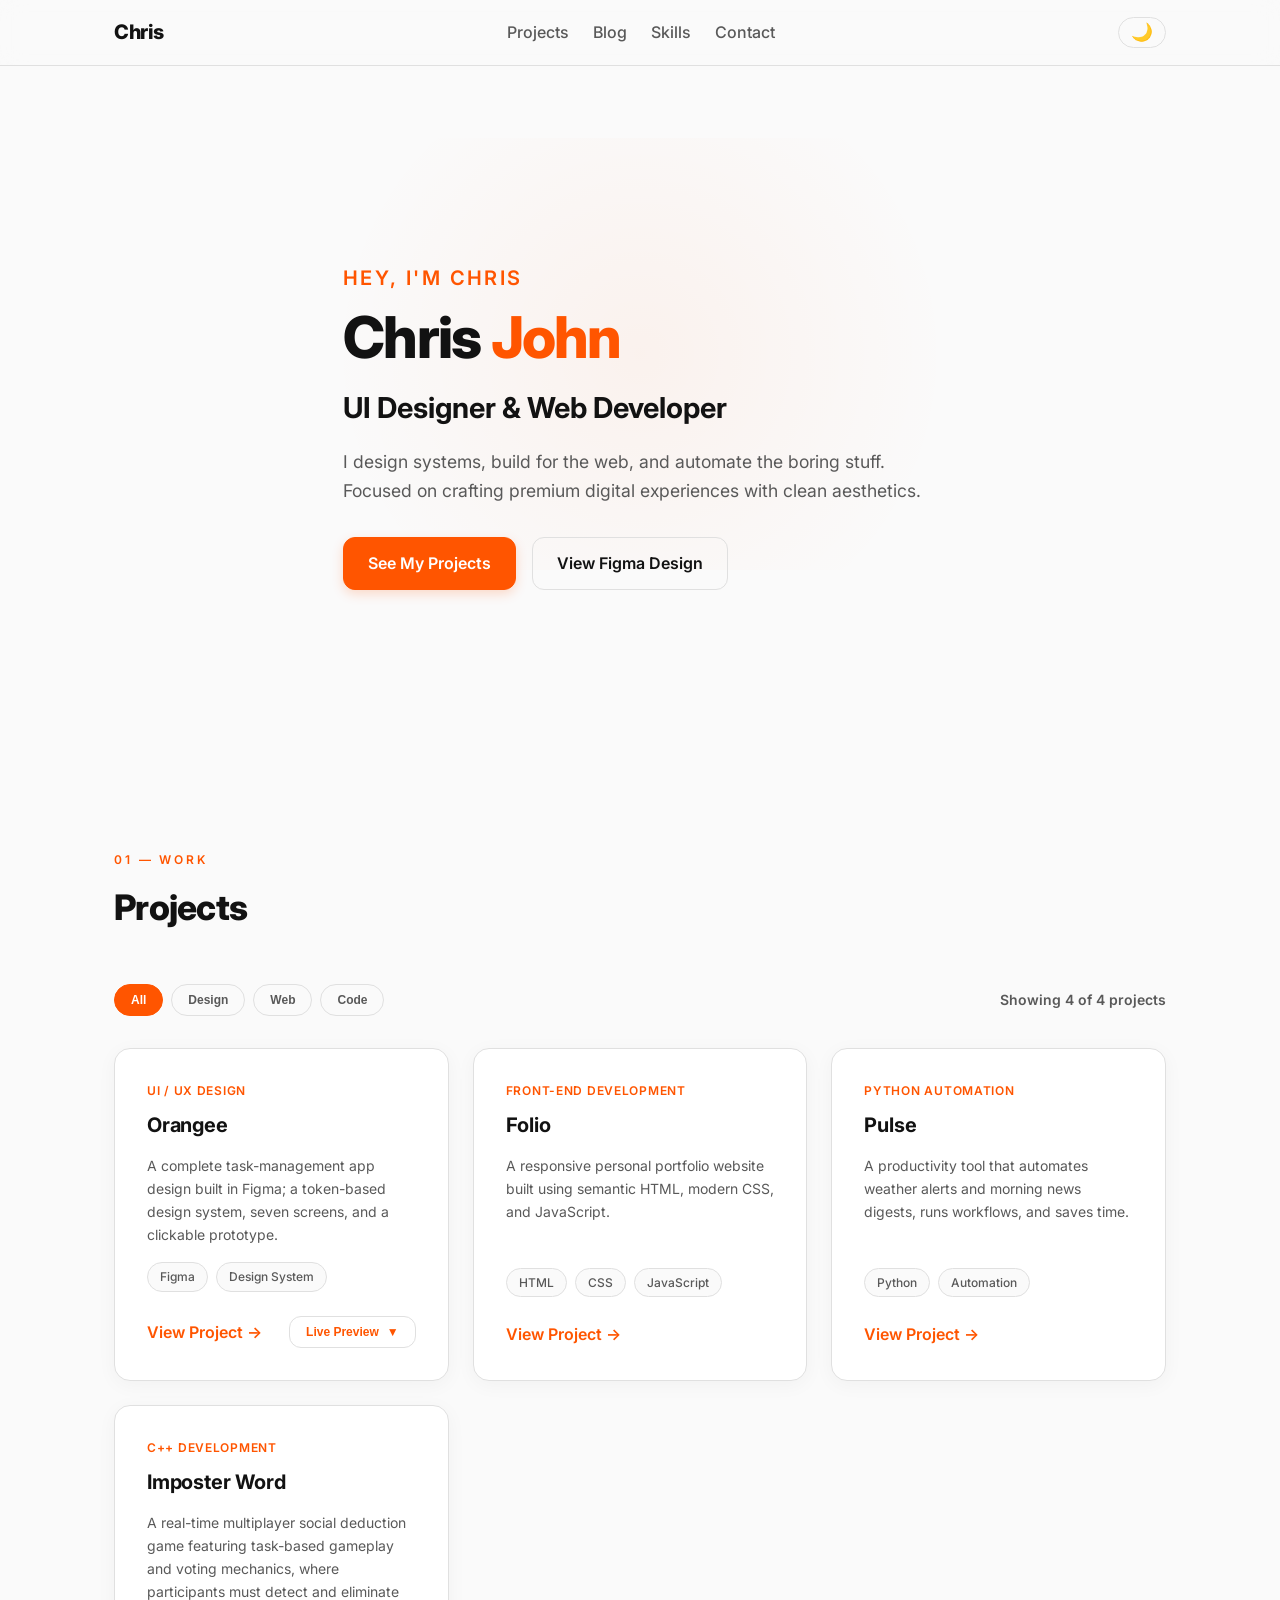
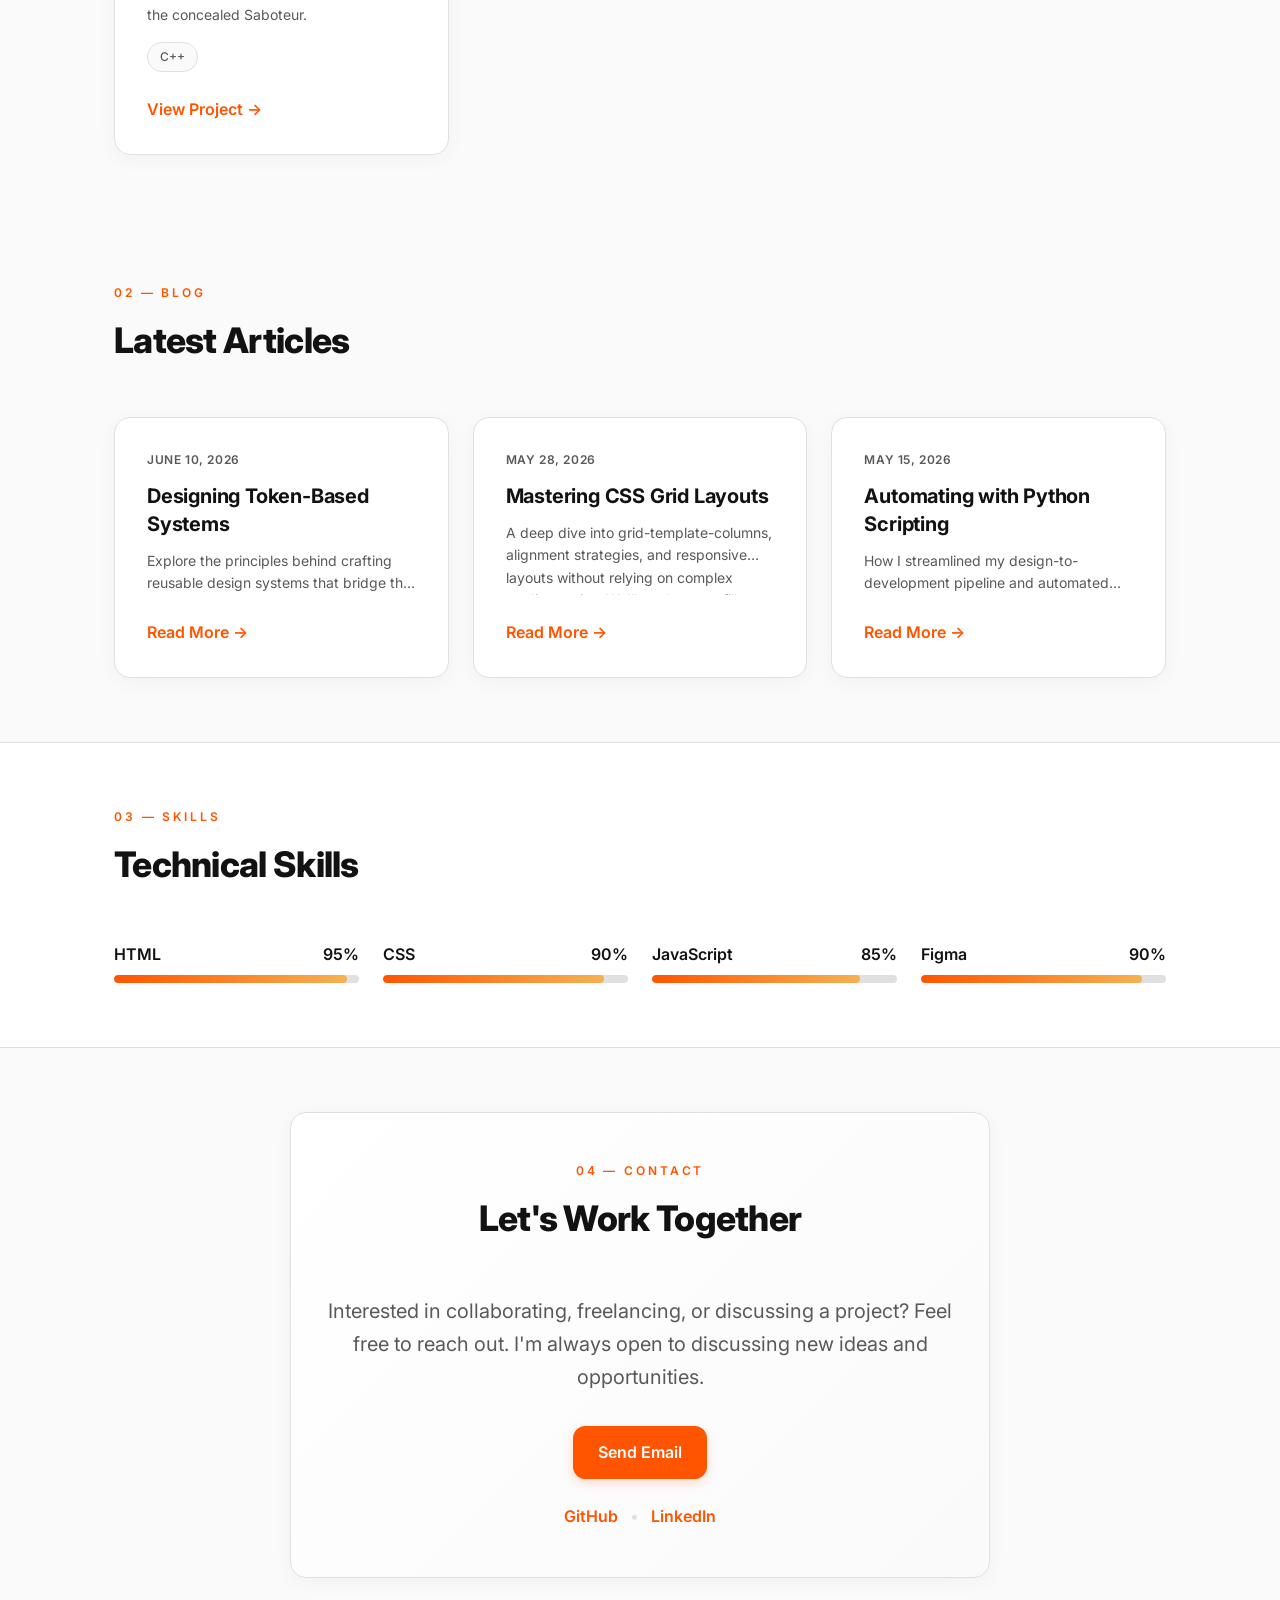
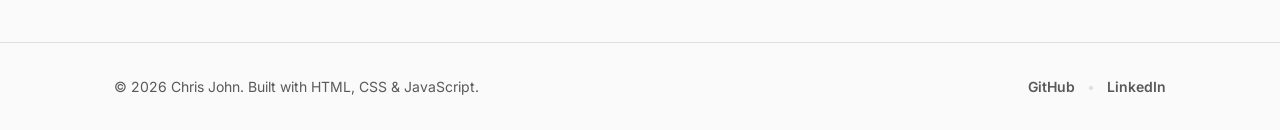
<file: index.html>
<!DOCTYPE html>
<html lang="en">

<head>
    <meta charset="UTF-8">
    <meta name="viewport" content="width=device-width, initial-scale=1.0">

    <title>Chris — UI Designer & Web Developer</title>

    <!-- Google Font -->
    <link rel="preconnect" href="https://fonts.googleapis.com">
    <link rel="preconnect" href="https://fonts.gstatic.com" crossorigin>

    <link href="https://fonts.googleapis.com/css2?family=Inter:wght@400;500;600;700;800&display=swap" rel="stylesheet">

    <link rel="stylesheet" href="style.css">
</head>

<body>

    <!-- Navigation -->
    <nav class="nav" aria-label="Main navigation">
        <div class="container nav-inner">

            <a href="#home" class="brand">Chris</a>

            <ul class="nav-links">
                <li><a href="#projects">Projects</a></li>
                <li><a href="#blog">Blog</a></li>
                <li><a href="#skills">Skills</a></li>
                <li><a href="#contact">Contact</a></li>
            </ul>

            <button class="theme-btn" id="theme-toggle" aria-label="Toggle dark mode">
                🌙
            </button>

        </div>
    </nav>

    <!-- Hero Section -->
    <header class="hero" id="home">
        <div class="container">

            <p class="hero-tag reveal">Hey, I'm Chris</p>

            <h1 class="hero-name reveal">
                Chris <span class="highlight">John</span>
            </h1>

            <p class="hero-role reveal">
                UI Designer &amp; Web Developer
            </p>

            <p class="hero-bio reveal">
                I design systems, build for the web, and automate the boring stuff. Focused on crafting premium digital
                experiences with clean aesthetics.
            </p>

            <div class="hero-ctas reveal">

                <a href="#projects" class="btn btn-primary">
                    See My Projects
                </a>

                <a href="https://www.figma.com/design/I1WTBcyktZVdtdxtyELhZk/Untitled?node-id=0-1&p=f&t=AexnbBCi64m1Wz5f-0"
                    target="_blank" rel="noopener" class="btn btn-secondary">
                    View Figma Design
                </a>

            </div>

        </div>
    </header>

    <main>

        <!-- Projects -->
        <section class="section" id="projects">
            <div class="container">

                <p class="section-label">01 — Work</p>

                <h2 class="section-title">
                    Projects
                </h2>

                <!-- Project Category Filters & Count -->
                <div class="projects-controls reveal">
                    <div class="filter-group">
                        <button class="filter-btn active" data-filter="all">All</button>
                        <button class="filter-btn" data-filter="design">Design</button>
                        <button class="filter-btn" data-filter="web">Web</button>
                        <button class="filter-btn" data-filter="code">Code</button>
                    </div>
                    <p class="projects-count">Showing <span id="visible-count">3</span> of <span
                            id="total-count">3</span> projects</p>
                </div>

                <div class="projects-grid">
                    <!-- PROJECTS_START -->

                    <!-- Project Card: Orangee -->
                    <article class="card reveal" data-category="design">

                        <span class="card-tag">
                            UI / UX Design
                        </span>

                        <h3 class="card-title">
                            Orangee
                        </h3>

                        <p class="card-desc">
                            A complete task-management app design built in Figma; a token-based design system, seven screens, and a clickable prototype.
                        </p>

                        <div class="card-meta">
                            <span class="chip">Figma</span>
                            <span class="chip">Design System</span>
                        </div>

                        <div class="card-actions">
                            <a href="https://www.figma.com/design/I1WTBcyktZVdtdxtyELhZk/Untitled?node-id=0-1&p=f&t=AexnbBCi64m1Wz5f-0" target="_blank" rel="noopener" class="card-link">
                                View Project <span class="arrow">→</span>
                            </a>
                            <button class="btn-preview-toggle" aria-expanded="false"
                                aria-label="Toggle Figma live preview">
                                Live Preview <span class="preview-icon">▼</span>
                            </button>
                        </div>

                        <!-- Live Preview Drawer -->
                        <div class="preview-drawer">
                            <div class="preview-iframe-wrapper">
                                <iframe class="figma-embed" src=""
                                    data-src="https://embed.figma.com/proto/I1WTBcyktZVdtdxtyELhZk/Untitled?node-id=5-559&p=f&scaling=min-zoom&content-scaling=fixed&page-id=4%3A513&starting-point-node-id=5%3A559&embed-host=share"
                                    allowfullscreen>
                                </iframe>
                            </div>
                        </div>

                    </article>

                    <!-- Project Card: Folio -->
                    <article class="card reveal" data-category="web">

                        <span class="card-tag">
                            Front-End Development
                        </span>

                        <h3 class="card-title">
                            Folio
                        </h3>

                        <p class="card-desc">
                            A responsive personal portfolio website built using semantic HTML, modern CSS, and JavaScript.
                        </p>

                        <div class="card-meta">
                            <span class="chip">HTML</span>
                            <span class="chip">CSS</span>
                            <span class="chip">JavaScript</span>
                        </div>

                        <div class="card-actions">
                            <a href="https://github.com/devcjj/FOLIO" target="_blank" rel="noopener" class="card-link">
                                View Project <span class="arrow">→</span>
                            </a>
                        </div>

                    </article>

                    <!-- Project Card: Pulse -->
                    <article class="card reveal" data-category="code">

                        <span class="card-tag">
                            Python Automation
                        </span>

                        <h3 class="card-title">
                            Pulse
                        </h3>

                        <p class="card-desc">
                            A productivity tool that automates weather alerts and morning news digests, runs workflows, and saves time.
                        </p>

                        <div class="card-meta">
                            <span class="chip">Python</span>
                            <span class="chip">Automation</span>
                        </div>

                        <div class="card-actions">
                            <a href="https://github.com/devcjj/FOLIO" target="_blank" rel="noopener" class="card-link">
                                View Project <span class="arrow">→</span>
                            </a>
                        </div>

                    </article>

                    <!-- Project Card: Imposter Word -->
                    <article class="card reveal" data-category="code">

                        <span class="card-tag">
                            C++ Development
                        </span>

                        <h3 class="card-title">
                            Imposter Word
                        </h3>

                        <p class="card-desc">
                            A real-time multiplayer social deduction game featuring task-based gameplay and voting mechanics, where participants must detect and eliminate the concealed Saboteur.
                        </p>

                        <div class="card-meta">
                            <span class="chip">C++</span>
                        </div>

                        <div class="card-actions">
                            <a href="https://github.com/devcjj/IMPOSTER-WORD" target="_blank" rel="noopener" class="card-link">
                                View Project <span class="arrow">→</span>
                            </a>
                        </div>

                    </article>
                    <!-- PROJECTS_END -->
                </div>

            </div>
        </section>

        <!-- Blog -->
        <section class="section" id="blog">
            <div class="container">

                <p class="section-label">02 — Blog</p>

                <h2 class="section-title">
                    Latest Articles
                </h2>

                <div class="blog-grid">

                    <!-- Blog Post 1 -->
                    <article class="blog-card reveal">

                        <span class="blog-date">
                            June 10, 2026
                        </span>

                        <h3 class="blog-title">
                            Designing Token-Based Systems
                        </h3>

                        <p class="blog-excerpt">
                            Explore the principles behind crafting reusable design systems that bridge the gap between
                            Figma foundations and production-ready CSS variables. By establishing clear token maps for
                            colors, spacing, and typography, teams can guarantee consistency, reduce layout errors, and
                            streamline designer-developer handoffs.
                        </p>

                        <a href="#" class="blog-link">
                            Read More <span class="arrow">→</span>
                        </a>

                    </article>

                    <!-- Blog Post 2 -->
                    <article class="blog-card reveal">

                        <span class="blog-date">
                            May 28, 2026
                        </span>

                        <h3 class="blog-title">
                            Mastering CSS Grid Layouts
                        </h3>

                        <p class="blog-excerpt">
                            A deep dive into grid-template-columns, alignment strategies, and responsive layouts without
                            relying on complex media queries. We'll explore autofill vs. fit behaviors, fractional
                            units, and grid-area patterns that make building complex multi-column responsive systems a
                            breeze.
                        </p>

                        <a href="#" class="blog-link">
                            Read More <span class="arrow">→</span>
                        </a>

                    </article>

                    <!-- Blog Post 3 -->
                    <article class="blog-card reveal">

                        <span class="blog-date">
                            May 15, 2026
                        </span>

                        <h3 class="blog-title">
                            Automating with Python Scripting
                        </h3>

                        <p class="blog-excerpt">
                            How I streamlined my design-to-development pipeline and automated assets generation using
                            custom command-line automation tools. From compiling JSON Figma tokens into CSS variables to
                            optimizing SVG vectors automatically, learn how script automation saves hours of manual
                            work.
                        </p>

                        <a href="#" class="blog-link">
                            Read More <span class="arrow">→</span>
                        </a>

                    </article>

                </div>

            </div>
        </section>

        <!-- Skills -->
        <section class="section section-alt" id="skills">
            <div class="container">

                <p class="section-label">03 — Skills</p>

                <h2 class="section-title">
                    Technical Skills
                </h2>

                <div class="skills-list">

                    <div class="skill-item reveal">
                        <div class="skill-head">
                            <span>HTML</span>
                            <span>95%</span>
                        </div>
                        <div class="skill-track">
                            <div class="skill-fill" style="width:95%"></div>
                        </div>
                    </div>

                    <div class="skill-item reveal">
                        <div class="skill-head">
                            <span>CSS</span>
                            <span>90%</span>
                        </div>
                        <div class="skill-track">
                            <div class="skill-fill" style="width:90%"></div>
                        </div>
                    </div>

                    <div class="skill-item reveal">
                        <div class="skill-head">
                            <span>JavaScript</span>
                            <span>85%</span>
                        </div>
                        <div class="skill-track">
                            <div class="skill-fill" style="width:85%"></div>
                        </div>
                    </div>

                    <div class="skill-item reveal">
                        <div class="skill-head">
                            <span>Figma</span>
                            <span>90%</span>
                        </div>
                        <div class="skill-track">
                            <div class="skill-fill" style="width:90%"></div>
                        </div>
                    </div>

                </div>

            </div>
        </section>

        <!-- Contact -->
        <section class="section" id="contact">
            <div class="container contact-container reveal">

                <p class="section-label">04 — Contact</p>

                <h2 class="section-title">
                    Let's Work Together
                </h2>

                <p class="contact-text">
                    Interested in collaborating, freelancing, or discussing a project?
                    Feel free to reach out. I'm always open to discussing new ideas and opportunities.
                </p>

                <div class="contact-cta">
                    <a href="mailto:chrisjohnjaimon@gmail.com" class="btn btn-primary contact-link">
                        Send Email
                    </a>
                </div>

                <div class="contact-socials">
                    <a href="https://github.com/devcjj-github" target="_blank" rel="noopener" class="social-link"
                        aria-label="GitHub">
                        GitHub
                    </a>
                    <span class="social-separator">•</span>
                    <a href="https://www.linkedin.com/in/chrisjohnjaimon-linkedin" target="_blank" rel="noopener"
                        class="social-link" aria-label="LinkedIn">
                        LinkedIn
                    </a>
                </div>

            </div>
        </section>

    </main>

    <!-- Footer -->
    <footer class="footer">
        <div class="container footer-inner">

            <p>
                © 2026 Chris John. Built with HTML, CSS & JavaScript.
            </p>

            <div class="footer-socials">
                <a href="https://github.com/devcjj-github" target="_blank" rel="noopener"
                    class="footer-social-link">GitHub</a>
                <span class="footer-social-separator">•</span>
                <a href="https://www.linkedin.com/in/chrisjohnjaimon-linkedin" target="_blank" rel="noopener"
                    class="footer-social-link">LinkedIn</a>
            </div>

        </div>
    </footer>

    <!-- Back to top button -->
    <button id="to-top" class="to-top" aria-label="Scroll back to top">
        ↑
    </button>

    <script src="script.js"></script>

</body>

</html>
</file>
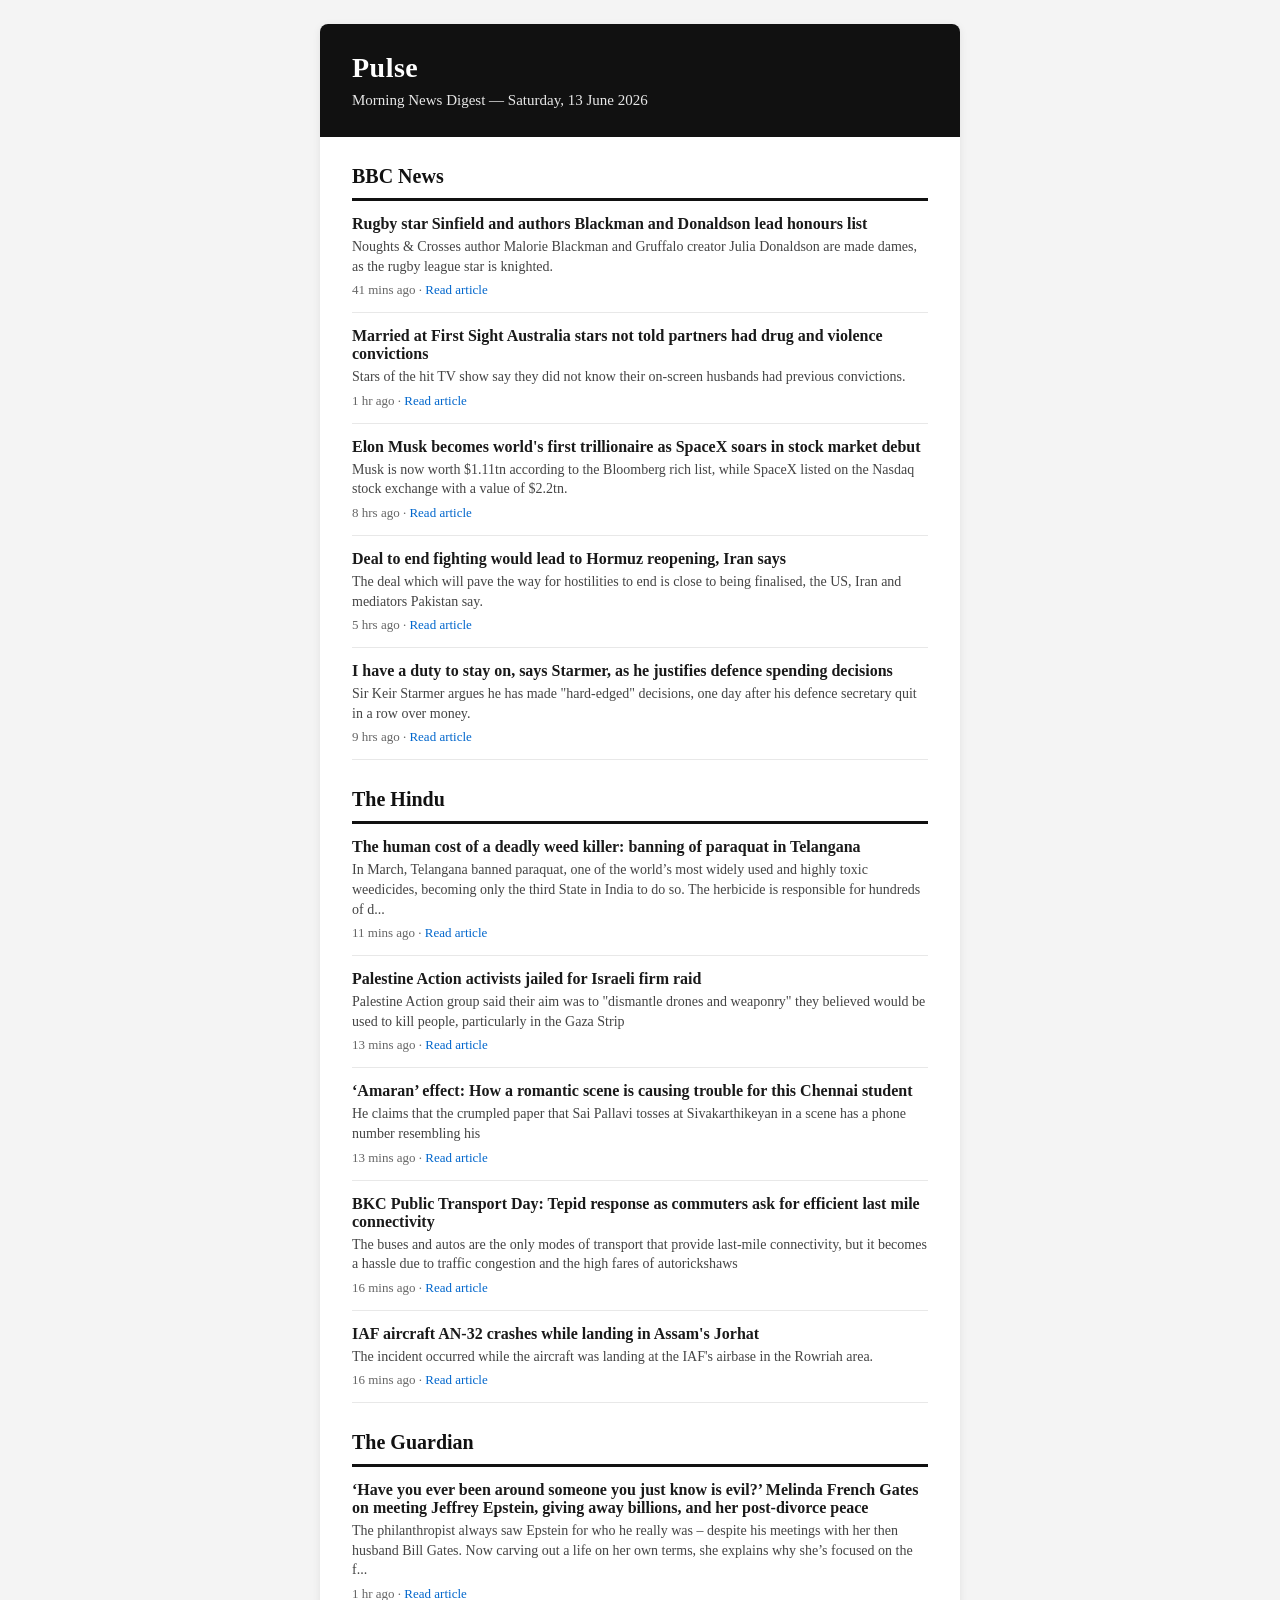
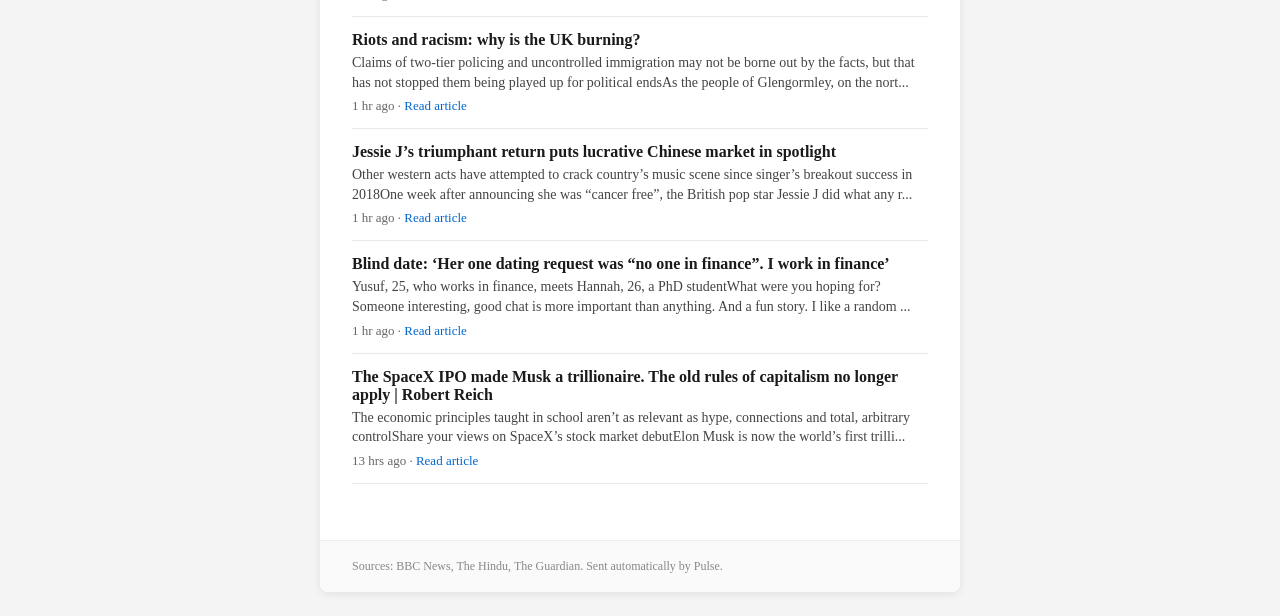
<file: news_digest.html>
<!DOCTYPE html>
<html>
<head>
  <meta charset="UTF-8">
  <title>Morning News Digest</title>
</head>
<body style="margin: 0; padding: 0; background: #f4f4f4; font-family: Georgia, 'Times New Roman', serif;">
  <table width="100%" cellpadding="0" cellspacing="0" style="background: #f4f4f4; padding: 24px 0;">
    <tr>
      <td align="center">
        <table width="640" cellpadding="0" cellspacing="0" style="background: #ffffff; border-radius: 8px; overflow: hidden; box-shadow: 0 2px 8px rgba(0,0,0,0.08);">
          <tr>
            <td style="background: #111; color: #fff; padding: 28px 32px;">
              <div style="font-size: 28px; font-weight: 700; letter-spacing: 0.5px;">Pulse</div>
              <div style="font-size: 15px; margin-top: 8px; opacity: 0.9;">Morning News Digest &mdash; Saturday, 13 June 2026</div>
            </td>
          </tr>
          <tr>
            <td style="padding: 28px 32px;">
              
            <table width="100%" cellpadding="0" cellspacing="0" style="margin-bottom: 28px;">
              <tr>
                <td style="font-size: 20px; font-weight: 700; color: #111; padding-bottom: 10px; border-bottom: 3px solid #111;">
                  BBC News
                </td>
              </tr>
              
                <tr>
                  <td style="padding: 14px 0; border-bottom: 1px solid #e8e8e8;">
                    <a href="https://www.bbc.com/news/articles/c4gyx4dnr21o?at_medium=RSS&at_campaign=rss" style="color: #1a1a1a; font-size: 16px; font-weight: 600; text-decoration: none;">
                      Rugby star Sinfield and authors Blackman and Donaldson lead honours list
                    </a>
                    <div style="margin-top: 4px; font-size: 14px; color: #444; line-height: 1.4;">Noughts & Crosses author Malorie Blackman and Gruffalo creator Julia Donaldson are made dames, as the rugby league star is knighted.</div>
                    <div style="margin-top: 6px; font-size: 13px; color: #666;">
                      41 mins ago &middot;
                      <a href="https://www.bbc.com/news/articles/c4gyx4dnr21o?at_medium=RSS&at_campaign=rss" style="color: #0066cc; text-decoration: none;">Read article</a>
                    </div>
                  </td>
                </tr>
            
                <tr>
                  <td style="padding: 14px 0; border-bottom: 1px solid #e8e8e8;">
                    <a href="https://www.bbc.com/news/articles/clypy0ndvjlo?at_medium=RSS&at_campaign=rss" style="color: #1a1a1a; font-size: 16px; font-weight: 600; text-decoration: none;">
                      Married at First Sight Australia stars not told partners had drug and violence convictions
                    </a>
                    <div style="margin-top: 4px; font-size: 14px; color: #444; line-height: 1.4;">Stars of the hit TV show say they did not know their on-screen husbands had previous convictions.</div>
                    <div style="margin-top: 6px; font-size: 13px; color: #666;">
                      1 hr ago &middot;
                      <a href="https://www.bbc.com/news/articles/clypy0ndvjlo?at_medium=RSS&at_campaign=rss" style="color: #0066cc; text-decoration: none;">Read article</a>
                    </div>
                  </td>
                </tr>
            
                <tr>
                  <td style="padding: 14px 0; border-bottom: 1px solid #e8e8e8;">
                    <a href="https://www.bbc.com/news/articles/c4gypy3wwl7o?at_medium=RSS&at_campaign=rss" style="color: #1a1a1a; font-size: 16px; font-weight: 600; text-decoration: none;">
                      Elon Musk becomes world's first trillionaire as SpaceX soars in stock market debut
                    </a>
                    <div style="margin-top: 4px; font-size: 14px; color: #444; line-height: 1.4;">Musk is now worth $1.11tn according to the Bloomberg rich list, while SpaceX listed on the Nasdaq stock exchange with a value of $2.2tn.</div>
                    <div style="margin-top: 6px; font-size: 13px; color: #666;">
                      8 hrs ago &middot;
                      <a href="https://www.bbc.com/news/articles/c4gypy3wwl7o?at_medium=RSS&at_campaign=rss" style="color: #0066cc; text-decoration: none;">Read article</a>
                    </div>
                  </td>
                </tr>
            
                <tr>
                  <td style="padding: 14px 0; border-bottom: 1px solid #e8e8e8;">
                    <a href="https://www.bbc.com/news/articles/c39y02x98k8o?at_medium=RSS&at_campaign=rss" style="color: #1a1a1a; font-size: 16px; font-weight: 600; text-decoration: none;">
                      Deal to end fighting would lead to Hormuz reopening, Iran says
                    </a>
                    <div style="margin-top: 4px; font-size: 14px; color: #444; line-height: 1.4;">The deal which will pave the way for hostilities to end is close to being finalised, the US, Iran and mediators Pakistan say.</div>
                    <div style="margin-top: 6px; font-size: 13px; color: #666;">
                      5 hrs ago &middot;
                      <a href="https://www.bbc.com/news/articles/c39y02x98k8o?at_medium=RSS&at_campaign=rss" style="color: #0066cc; text-decoration: none;">Read article</a>
                    </div>
                  </td>
                </tr>
            
                <tr>
                  <td style="padding: 14px 0; border-bottom: 1px solid #e8e8e8;">
                    <a href="https://www.bbc.com/news/articles/c621wr1zg97o?at_medium=RSS&at_campaign=rss" style="color: #1a1a1a; font-size: 16px; font-weight: 600; text-decoration: none;">
                      I have a duty to stay on, says Starmer, as he justifies defence spending decisions
                    </a>
                    <div style="margin-top: 4px; font-size: 14px; color: #444; line-height: 1.4;">Sir Keir Starmer argues he has made "hard-edged" decisions, one day after his defence secretary quit in a row over money.</div>
                    <div style="margin-top: 6px; font-size: 13px; color: #666;">
                      9 hrs ago &middot;
                      <a href="https://www.bbc.com/news/articles/c621wr1zg97o?at_medium=RSS&at_campaign=rss" style="color: #0066cc; text-decoration: none;">Read article</a>
                    </div>
                  </td>
                </tr>
            
            </table>
        
            <table width="100%" cellpadding="0" cellspacing="0" style="margin-bottom: 28px;">
              <tr>
                <td style="font-size: 20px; font-weight: 700; color: #111; padding-bottom: 10px; border-bottom: 3px solid #111;">
                  The Hindu
                </td>
              </tr>
              
                <tr>
                  <td style="padding: 14px 0; border-bottom: 1px solid #e8e8e8;">
                    <a href="https://www.thehindu.com/news/national/telangana/the-human-cost-of-a-deadly-weed-killer-banning-of-paraqua-in-telangana/article71094620.ece" style="color: #1a1a1a; font-size: 16px; font-weight: 600; text-decoration: none;">
                      The human cost of a deadly weed killer: banning of  paraquat in Telangana
                    </a>
                    <div style="margin-top: 4px; font-size: 14px; color: #444; line-height: 1.4;">In March, Telangana banned paraquat, one of the world’s most widely used and highly toxic weedicides, becoming only the third State in India to do so. The herbicide is responsible for hundreds of d...</div>
                    <div style="margin-top: 6px; font-size: 13px; color: #666;">
                      11 mins ago &middot;
                      <a href="https://www.thehindu.com/news/national/telangana/the-human-cost-of-a-deadly-weed-killer-banning-of-paraqua-in-telangana/article71094620.ece" style="color: #0066cc; text-decoration: none;">Read article</a>
                    </div>
                  </td>
                </tr>
            
                <tr>
                  <td style="padding: 14px 0; border-bottom: 1px solid #e8e8e8;">
                    <a href="https://www.thehindu.com/news/international/palestine-action-activists-jailed-for-israeli-firm-raid/article71096712.ece" style="color: #1a1a1a; font-size: 16px; font-weight: 600; text-decoration: none;">
                      Palestine Action activists jailed for Israeli firm raid
                    </a>
                    <div style="margin-top: 4px; font-size: 14px; color: #444; line-height: 1.4;">Palestine Action group said their aim was to "dismantle drones and weaponry" they believed would be used to kill people, particularly in the Gaza Strip</div>
                    <div style="margin-top: 6px; font-size: 13px; color: #666;">
                      13 mins ago &middot;
                      <a href="https://www.thehindu.com/news/international/palestine-action-activists-jailed-for-israeli-firm-raid/article71096712.ece" style="color: #0066cc; text-decoration: none;">Read article</a>
                    </div>
                  </td>
                </tr>
            
                <tr>
                  <td style="padding: 14px 0; border-bottom: 1px solid #e8e8e8;">
                    <a href="https://www.thehindu.com/news/national/tamil-nadu/blockbuster-amaran-chennai-student-gets-bombarded-with-unknown-calls/article68837340.ece" style="color: #1a1a1a; font-size: 16px; font-weight: 600; text-decoration: none;">
                      ‘Amaran’ effect: How a romantic scene is causing trouble for this Chennai student
                    </a>
                    <div style="margin-top: 4px; font-size: 14px; color: #444; line-height: 1.4;">He claims that the crumpled paper that Sai Pallavi tosses at Sivakarthikeyan in a scene has a phone number resembling his</div>
                    <div style="margin-top: 6px; font-size: 13px; color: #666;">
                      13 mins ago &middot;
                      <a href="https://www.thehindu.com/news/national/tamil-nadu/blockbuster-amaran-chennai-student-gets-bombarded-with-unknown-calls/article68837340.ece" style="color: #0066cc; text-decoration: none;">Read article</a>
                    </div>
                  </td>
                </tr>
            
                <tr>
                  <td style="padding: 14px 0; border-bottom: 1px solid #e8e8e8;">
                    <a href="https://www.thehindu.com/news/cities/mumbai/bkc-public-transport-day-tepid-response-as-commuters-ask-for-efficient-last-mile-connectivity/article71094438.ece" style="color: #1a1a1a; font-size: 16px; font-weight: 600; text-decoration: none;">
                      BKC Public Transport Day: Tepid response as commuters ask for efficient last mile connectivity
                    </a>
                    <div style="margin-top: 4px; font-size: 14px; color: #444; line-height: 1.4;">The buses and autos are the only modes of transport that provide last-mile connectivity, but it becomes a hassle due to traffic congestion and the high fares of autorickshaws</div>
                    <div style="margin-top: 6px; font-size: 13px; color: #666;">
                      16 mins ago &middot;
                      <a href="https://www.thehindu.com/news/cities/mumbai/bkc-public-transport-day-tepid-response-as-commuters-ask-for-efficient-last-mile-connectivity/article71094438.ece" style="color: #0066cc; text-decoration: none;">Read article</a>
                    </div>
                  </td>
                </tr>
            
                <tr>
                  <td style="padding: 14px 0; border-bottom: 1px solid #e8e8e8;">
                    <a href="https://www.thehindu.com/news/national/assam/iaf-aircraft-an-32-crashes-while-landing-in-assams-jorhat/article71096781.ece" style="color: #1a1a1a; font-size: 16px; font-weight: 600; text-decoration: none;">
                      IAF aircraft AN-32 crashes while landing in Assam's Jorhat
                    </a>
                    <div style="margin-top: 4px; font-size: 14px; color: #444; line-height: 1.4;">The incident occurred while the aircraft was landing at the IAF's airbase in the Rowriah area.</div>
                    <div style="margin-top: 6px; font-size: 13px; color: #666;">
                      16 mins ago &middot;
                      <a href="https://www.thehindu.com/news/national/assam/iaf-aircraft-an-32-crashes-while-landing-in-assams-jorhat/article71096781.ece" style="color: #0066cc; text-decoration: none;">Read article</a>
                    </div>
                  </td>
                </tr>
            
            </table>
        
            <table width="100%" cellpadding="0" cellspacing="0" style="margin-bottom: 28px;">
              <tr>
                <td style="font-size: 20px; font-weight: 700; color: #111; padding-bottom: 10px; border-bottom: 3px solid #111;">
                  The Guardian
                </td>
              </tr>
              
                <tr>
                  <td style="padding: 14px 0; border-bottom: 1px solid #e8e8e8;">
                    <a href="https://www.theguardian.com/society/2026/jun/13/melinda-french-gates-interview-jeffrey-epstein-fighting-for-womens-health" style="color: #1a1a1a; font-size: 16px; font-weight: 600; text-decoration: none;">
                      ‘Have you ever been around someone you just know is evil?’ Melinda French Gates on meeting Jeffrey Epstein, giving away billions, and her post-divorce peace
                    </a>
                    <div style="margin-top: 4px; font-size: 14px; color: #444; line-height: 1.4;">The philanthropist always saw Epstein for who he really was – despite his meetings with her then husband Bill Gates. Now carving out a life on her own terms, she explains why she’s focused on the f...</div>
                    <div style="margin-top: 6px; font-size: 13px; color: #666;">
                      1 hr ago &middot;
                      <a href="https://www.theguardian.com/society/2026/jun/13/melinda-french-gates-interview-jeffrey-epstein-fighting-for-womens-health" style="color: #0066cc; text-decoration: none;">Read article</a>
                    </div>
                  </td>
                </tr>
            
                <tr>
                  <td style="padding: 14px 0; border-bottom: 1px solid #e8e8e8;">
                    <a href="https://www.theguardian.com/news/ng-interactive/2026/jun/13/belfast-southampton-riots-racism-why-is-the-uk-burning" style="color: #1a1a1a; font-size: 16px; font-weight: 600; text-decoration: none;">
                      Riots and racism: why is the UK burning?
                    </a>
                    <div style="margin-top: 4px; font-size: 14px; color: #444; line-height: 1.4;">Claims of two-tier policing and uncontrolled immigration may not be borne out by the facts, but that has not stopped them being played up for political endsAs the people of Glengormley, on the nort...</div>
                    <div style="margin-top: 6px; font-size: 13px; color: #666;">
                      1 hr ago &middot;
                      <a href="https://www.theguardian.com/news/ng-interactive/2026/jun/13/belfast-southampton-riots-racism-why-is-the-uk-burning" style="color: #0066cc; text-decoration: none;">Read article</a>
                    </div>
                  </td>
                </tr>
            
                <tr>
                  <td style="padding: 14px 0; border-bottom: 1px solid #e8e8e8;">
                    <a href="https://www.theguardian.com/world/2026/jun/13/jessie-j-lucrative-chinese-market-westlife-charli-xcx" style="color: #1a1a1a; font-size: 16px; font-weight: 600; text-decoration: none;">
                      Jessie J’s triumphant return puts lucrative Chinese market in spotlight
                    </a>
                    <div style="margin-top: 4px; font-size: 14px; color: #444; line-height: 1.4;">Other western acts have attempted to crack country’s music scene since singer’s breakout success in 2018One week after announcing she was “cancer free”, the British pop star Jessie J did what any r...</div>
                    <div style="margin-top: 6px; font-size: 13px; color: #666;">
                      1 hr ago &middot;
                      <a href="https://www.theguardian.com/world/2026/jun/13/jessie-j-lucrative-chinese-market-westlife-charli-xcx" style="color: #0066cc; text-decoration: none;">Read article</a>
                    </div>
                  </td>
                </tr>
            
                <tr>
                  <td style="padding: 14px 0; border-bottom: 1px solid #e8e8e8;">
                    <a href="https://www.theguardian.com/lifeandstyle/2026/jun/13/blind-date-yusuf-hannah" style="color: #1a1a1a; font-size: 16px; font-weight: 600; text-decoration: none;">
                      Blind date: ‘Her one dating request was “no one in finance”. I work in finance’
                    </a>
                    <div style="margin-top: 4px; font-size: 14px; color: #444; line-height: 1.4;">Yusuf, 25, who works in finance, meets Hannah, 26, a PhD studentWhat were you hoping for? Someone interesting, good chat is more important than anything. And&nbsp;a&nbsp;fun story. I like a random ...</div>
                    <div style="margin-top: 6px; font-size: 13px; color: #666;">
                      1 hr ago &middot;
                      <a href="https://www.theguardian.com/lifeandstyle/2026/jun/13/blind-date-yusuf-hannah" style="color: #0066cc; text-decoration: none;">Read article</a>
                    </div>
                  </td>
                </tr>
            
                <tr>
                  <td style="padding: 14px 0; border-bottom: 1px solid #e8e8e8;">
                    <a href="https://www.theguardian.com/commentisfree/2026/jun/12/spacex-ipo-elon-musk-trillionaire" style="color: #1a1a1a; font-size: 16px; font-weight: 600; text-decoration: none;">
                      The SpaceX IPO made Musk a trillionaire. The old rules of capitalism no longer apply | Robert Reich
                    </a>
                    <div style="margin-top: 4px; font-size: 14px; color: #444; line-height: 1.4;">The economic principles taught in school aren’t as relevant as hype, connections and total, arbitrary controlShare your views on SpaceX’s stock market debutElon Musk is now the world’s first trilli...</div>
                    <div style="margin-top: 6px; font-size: 13px; color: #666;">
                      13 hrs ago &middot;
                      <a href="https://www.theguardian.com/commentisfree/2026/jun/12/spacex-ipo-elon-musk-trillionaire" style="color: #0066cc; text-decoration: none;">Read article</a>
                    </div>
                  </td>
                </tr>
            
            </table>
        
            </td>
          </tr>
          <tr>
            <td style="padding: 18px 32px; background: #fafafa; font-size: 12px; color: #888; border-top: 1px solid #eee;">
              Sources: BBC News, The Hindu, The Guardian. Sent automatically by Pulse.
            </td>
          </tr>
        </table>
      </td>
    </tr>
  </table>
</body>
</html>
</file>
<file: style.css>
/* ==========================================================================
   PART 3: CSS FOUNDATIONS — TOKENS & RESET
   ========================================================================== */

:root {
    /* Colours — same hex codes as your Figma Foundations */
    --primary: #FF5500;
    --ink: #121212;
    --ink-muted: #595959;
    --surface: #FAFAFA;
    --card: #FFFFFF;
    --border: #E0E0E0;
    --pri-high: #FF5500; --pri-med: #FF8A33; --pri-low: #F4B251;

    /* Type scale — matches your S01 text styles */
    --display: clamp(2.2rem, 6vw, 3.6rem);
    --h1: 2.2rem; --h2: 1.8rem; --h3: 1.25rem; --body: 1rem;
    --cap: 0.875rem; --sm: 0.75rem;

    /* Spacing — 8-point grid in rem */
    --s4: 0.25rem; --s8: 0.5rem; --s12: 0.75rem; --s16: 1rem;
    --s24: 1.5rem; --s32: 2rem; --s48: 3rem; --s64: 4rem;

    /* Radius & shadow */
    --r-sm: 8px; --r-md: 12px; --r-lg: 16px; --r-pill: 999px;
    --shadow: 0 4px 20px rgba(18,18,18,0.04);
    --shadow-btn: rgba(255, 85, 0, 0.2);
    --shadow-btn-hover: rgba(255, 85, 0, 0.35);
}

/* 3.2 Dark mode — just redefine the colours */
body.dark {
    --primary: #FF8A33;
    --ink: #FAFAFA;
    --ink-muted: #E0E0E0;
    --surface: #121212;
    --card: #1E1E1E;
    --border: #2D2D2D;
    --shadow: 0 4px 20px rgba(0,0,0,0.4);
    --shadow-btn: rgba(255, 138, 51, 0.15);
    --shadow-btn-hover: rgba(255, 138, 51, 0.25);
}

/* 3.3 Reset and base styles */
*, *:before, *:after {
    box-sizing: border-box; margin: 0; padding: 0;
}

html { 
    scroll-behavior: smooth; 
}

body {
    font-family: 'Inter', system-ui, sans-serif;
    background-color: var(--surface); 
    color: var(--ink);
    line-height: 1.65;
    transition: background-color 0.3s ease, color 0.3s ease; /* smooth dark fade */
    overflow-x: hidden;
}

a { 
    color: inherit; 
    text-decoration: none; 
}

ul { 
    list-style: none; 
}

.container {
    max-width: 1100px; 
    margin: 0 auto; 
    padding: 0 var(--s24);
}

/* ==========================================================================
   PART 5: CSS COMPONENTS — NAV TO FOOTER
   ========================================================================== */

/* 5.1 Navigation */
nav {
    position: sticky; top: 0; z-index: 100; /* stays on top when scrolling */
    background-color: rgba(250, 250, 250, 0.85); 
    backdrop-filter: blur(12px);
    -webkit-backdrop-filter: blur(12px);
    border-bottom: 1px solid var(--border);
    transition: background-color 0.3s ease, border-color 0.3s ease;
}

body.dark nav {
    background-color: rgba(18, 18, 18, 0.85);
}

.nav-inner {
    display: flex; align-items: center; justify-content: space-between;
    padding: var(--s16) var(--s24);
}

.brand {
    font-weight: 800;
    font-size: var(--h3);
    color: var(--ink);
    letter-spacing: -0.02em;
}

.nav-links { 
    display: flex; align-items: center; gap: var(--s24); 
}

.nav-links a { 
    color: var(--ink-muted); font-weight: 500; 
    transition: color 0.2s ease;
}

.nav-links a:hover { 
    color: var(--primary); 
}

.theme-btn {
    background: none; border: 1px solid var(--border); border-radius: var(--r-pill);
    padding: var(--s4) var(--s12); cursor: pointer;
    font-size: 1.1rem;
    transition: background-color 0.2s ease, border-color 0.2s ease, transform 0.2s ease;
    display: flex;
    align-items: center;
    justify-content: center;
}

.theme-btn:hover {
    background-color: var(--border);
    transform: scale(1.05);
}

/* 5.2 Hero and buttons */
.hero {
    padding: var(--s64) 0; min-height: 80vh; display: flex; align-items: center;
    position: relative;
}

/* Add a premium soft radial gradient to background */
.hero::before {
    content: '';
    position: absolute;
    top: 10%;
    left: 20%;
    width: 60%;
    height: 60%;
    background: radial-gradient(circle, rgba(255, 85, 0, 0.05) 0%, rgba(250, 250, 250, 0) 70%);
    z-index: -1;
    pointer-events: none;
}

body.dark .hero::before {
    background: radial-gradient(circle, rgba(255, 138, 51, 0.03) 0%, rgba(18, 18, 18, 0) 70%);
}

.hero-tag { 
    color: var(--primary); 
    font-size: var(--h3); 
    font-weight: 600;
    text-transform: uppercase;
    letter-spacing: 0.12em;
    margin-bottom: var(--s12);
}

.hero-name {
    font-size: var(--display); font-weight: 800; line-height: 1.05; margin: var(--s8) 0 var(--s16);
    letter-spacing: -0.03em;
}

.hero-role { 
    color: var(--ink); font-size: var(--h2); font-weight: 700;
    margin-bottom: var(--s16);
}

.highlight { 
    color: var(--primary); font-weight: 800; 
}

.hero-bio { 
    max-width: 54ch; color: var(--ink-muted); margin-bottom: var(--s32); 
    font-size: 1.1rem;
}

.hero-ctas { 
    display: flex; flex-wrap: wrap; gap: var(--s16); 
}

.btn {
    display: inline-block; padding: var(--s12) var(--s24); border-radius: var(--r-md);
    font-weight: 600; cursor: pointer; 
    transition: transform 0.2s cubic-bezier(0.16, 1, 0.3, 1), background-color 0.2s ease, border-color 0.2s ease, color 0.2s ease, box-shadow 0.2s ease;
}

.btn:hover { 
    transform: translateY(-2px); 
}

.btn-primary { 
    background-color: var(--primary); color: #FFFFFF; 
    border: 1px solid var(--primary);
    box-shadow: 0 4px 12px var(--shadow-btn);
}

.btn-primary:hover {
    box-shadow: 0 6px 16px var(--shadow-btn-hover);
}

.btn-secondary {
    background-color: transparent;
    border: 1px solid var(--border);
    color: var(--ink);
}

.btn-secondary:hover {
    background-color: var(--border);
}

/* 5.3 Sections, the projects grid, and cards */
.section { 
    padding: var(--s64) 0; 
}

.section-alt { 
    background-color: var(--card); 
    border-top: 1px solid var(--border);
    border-bottom: 1px solid var(--border);
}

.section-label { 
    color: var(--primary); font-size: var(--sm); letter-spacing: 0.18rem; text-transform: uppercase; 
    font-weight: 600;
    margin-bottom: var(--s8);
}

.section-title { 
    font-size: var(--h1); font-weight: 800; margin-bottom: var(--s48); 
    letter-spacing: -0.02em;
}

/* Project Controls (Filters & Count) */
.projects-controls {
    display: flex;
    justify-content: space-between;
    align-items: center;
    flex-wrap: wrap;
    gap: var(--s16);
    margin-bottom: var(--s32);
    width: 100%;
}

.filter-group {
    display: flex;
    flex-wrap: wrap;
    gap: var(--s8);
}

.filter-btn {
    background: none;
    border: 1px solid var(--border);
    color: var(--ink-muted);
    font-weight: 600;
    font-size: var(--sm);
    padding: var(--s8) var(--s16);
    border-radius: var(--r-pill);
    cursor: pointer;
    transition: background-color 0.2s ease, border-color 0.2s ease, color 0.2s ease, transform 0.15s ease;
}

.filter-btn:hover {
    color: var(--ink);
    border-color: var(--ink-muted);
}

.filter-btn.active {
    background-color: var(--primary);
    border-color: var(--primary);
    color: #FFFFFF;
}

.projects-count {
    font-size: var(--cap);
    color: var(--ink-muted);
    font-weight: 600;
}

.projects-grid {
    display: grid;
    grid-template-columns: repeat(auto-fit, minmax(300px, 1fr));
    gap: var(--s24);
    width: 100%;
}

.card {
    display: flex; flex-direction: column;
    background-color: var(--card); border: 1px solid var(--border);
    border-radius: var(--r-lg); padding: var(--s32); box-shadow: var(--shadow);
    transition: transform 0.3s cubic-bezier(0.16, 1, 0.3, 1), box-shadow 0.3s ease, border-color 0.3s ease, opacity 0.3s ease;
}

.card.fade-out {
    opacity: 0;
    transform: scale(0.92) translateY(12px);
    pointer-events: none;
}

.card.hide-card {
    display: none !important;
}

.card:hover { 
    transform: translateY(-6px); 
    box-shadow: 0 12px 32px rgba(26,26,26,0.08);
    border-color: var(--primary);
}

body.dark .card:hover {
    box-shadow: 0 12px 32px rgba(0,0,0,0.35);
}

.card-tag { 
    color: var(--primary); font-size: var(--sm); text-transform: uppercase; 
    font-weight: 600;
    letter-spacing: 0.06em;
}

.card-title { 
    font-size: var(--h3); font-weight: 700; margin: var(--s8) 0 var(--s12); 
    letter-spacing: -0.01em;
}

.card-desc { 
    flex: 1; color: var(--ink-muted); font-size: var(--cap); 
    margin-bottom: var(--s16);
}

.card-meta { 
    display: flex; flex-wrap: wrap; gap: var(--s8); margin: 0 0 var(--s24) 0; 
}

.chip { 
    font-size: var(--sm); padding: var(--s4) var(--s12); border-radius: var(--r-pill); border: 1px solid var(--border); 
    background-color: var(--surface);
    color: var(--ink-muted);
    font-weight: 500;
}

.card-link { 
    color: var(--primary); font-weight: 600; 
    display: inline-flex;
    align-items: center;
    gap: var(--s4);
}

.card-link .arrow {
    transition: transform 0.2s ease;
}

.card-link:hover .arrow {
    transform: translateX(4px);
}

/* Card Actions wrapper (links + toggles) */
.card-actions {
    display: flex;
    align-items: center;
    justify-content: space-between;
    margin-top: auto;
    gap: var(--s16);
    flex-wrap: wrap;
    width: 100%;
}

/* Figma Live Preview Drawer */
.btn-preview-toggle {
    background: none;
    border: 1px solid var(--border);
    color: var(--primary);
    font-weight: 600;
    font-size: var(--sm);
    padding: var(--s8) var(--s16);
    border-radius: var(--r-md);
    cursor: pointer;
    display: inline-flex;
    align-items: center;
    gap: var(--s8);
    transition: background-color 0.2s, border-color 0.2s, color 0.2s, transform 0.2s;
}

.btn-preview-toggle:hover {
    background-color: var(--border);
    transform: translateY(-1px);
}

.btn-preview-toggle .preview-icon {
    font-size: 0.75rem;
    transition: transform 0.3s ease;
}

.btn-preview-toggle.active .preview-icon {
    transform: rotate(180deg);
}

.preview-drawer {
    max-height: 0;
    overflow: hidden;
    opacity: 0;
    transition: max-height 0.5s cubic-bezier(0.16, 1, 0.3, 1), opacity 0.5s ease, margin-top 0.5s ease;
    margin-top: 0;
    width: 100%;
}

.preview-drawer.open {
    max-height: 600px;
    opacity: 1;
    margin-top: var(--s24);
}

.preview-iframe-wrapper {
    position: relative;
    width: 100%;
    aspect-ratio: 16/9;
    border-radius: var(--r-md);
    overflow: hidden;
    border: 1px solid var(--border);
    background-color: var(--surface);
}

.figma-embed {
    position: absolute;
    top: 0;
    left: 0;
    width: 100%;
    height: 100%;
    border: none;
}

/* 5.4 Skill Bar Component & Section Layout */
.skills-list {
    display: grid;
    grid-template-columns: repeat(auto-fit, minmax(240px, 1fr));
    gap: var(--s32) var(--s24);
}

.skill-item {
    display: flex;
    flex-direction: column;
    gap: var(--s8);
}

.skill-head {
    display: flex;
    justify-content: space-between;
    font-weight: 600;
    font-size: var(--body);
}

.skill-track { 
    height: 8px; background: var(--border); border-radius: var(--r-pill); overflow: hidden; 
}

.skill-fill { 
    height: 100%; 
    background: linear-gradient(90deg, var(--primary), var(--pri-low)); 
    border-radius: var(--r-pill); 
    transition: width 1.2s cubic-bezier(0.1, 0.8, 0.3, 1);
}

body.dark .skill-fill {
    background: linear-gradient(90deg, var(--primary), var(--pri-med));
}

/* 5.5 Blog Section Layout */
.blog-grid {
    display: grid;
    grid-template-columns: repeat(auto-fit, minmax(300px, 1fr));
    gap: var(--s24);
}

.blog-card {
    display: flex;
    flex-direction: column;
    background-color: var(--card);
    border: 1px solid var(--border);
    border-radius: var(--r-lg);
    padding: var(--s32);
    box-shadow: var(--shadow);
    transition: transform 0.3s cubic-bezier(0.16, 1, 0.3, 1), box-shadow 0.3s ease, border-color 0.3s ease;
}

.blog-card:hover {
    transform: translateY(-6px);
    box-shadow: 0 12px 32px rgba(26, 26, 26, 0.08);
    border-color: var(--primary);
}

body.dark .blog-card:hover {
    box-shadow: 0 12px 32px rgba(0, 0, 0, 0.35);
}

.blog-date {
    font-size: var(--sm);
    color: var(--ink-muted);
    margin-bottom: var(--s12);
    font-weight: 600;
    text-transform: uppercase;
    letter-spacing: 0.05em;
}

.blog-title {
    font-size: var(--h3);
    font-weight: 700;
    margin-bottom: var(--s12);
    line-height: 1.4;
    color: var(--ink);
    letter-spacing: -0.01em;
}

.blog-excerpt {
    color: var(--ink-muted);
    font-size: var(--cap);
    line-height: 1.6;
    margin-bottom: var(--s24);
    flex-grow: 1;
    
    /* Enforce exactly 2-line clamp */
    display: -webkit-box;
    -webkit-line-clamp: 2;
    -webkit-box-orient: vertical;
    overflow: hidden;
    text-overflow: ellipsis;
}

.blog-excerpt.expanded {
    display: block;
    -webkit-line-clamp: unset;
    overflow: visible;
    text-overflow: clip;
}

.blog-link {
    color: var(--primary);
    font-weight: 600;
    display: inline-flex;
    align-items: center;
    gap: var(--s4);
    margin-top: auto;
}

.blog-link .arrow {
    transition: transform 0.2s ease;
}

.blog-link:hover .arrow {
    transform: translateX(4px);
}

/* 5.6 Contact section layout */
.contact-container {
    text-align: center;
    max-width: 700px;
    margin: 0 auto;
    padding: var(--s48) var(--s24);
    border-radius: var(--r-lg);
    background: linear-gradient(135deg, var(--card) 0%, var(--surface) 100%);
    border: 1px solid var(--border);
    box-shadow: var(--shadow);
}

.contact-text {
    color: var(--ink-muted);
    margin: var(--s16) 0 var(--s32);
    font-size: var(--h3);
}

.contact-cta {
    display: flex;
    justify-content: center;
}

.contact-socials {
    display: flex;
    justify-content: center;
    align-items: center;
    gap: var(--s12);
    margin-top: var(--s24);
}

.social-link {
    color: var(--primary);
    font-weight: 600;
    font-size: var(--body);
    transition: color 0.2s ease, transform 0.2s ease;
}

.social-link:hover {
    color: var(--pri-med);
    transform: translateY(-1px);
}

.social-separator {
    color: var(--border);
    user-select: none;
}

/* 5.7 Footer */
.footer {
    padding: var(--s32) 0;
    border-top: 1px solid var(--border);
    font-size: var(--cap);
    color: var(--ink-muted);
    background-color: var(--surface);
    transition: border-color 0.3s ease, background-color 0.3s ease;
}

.footer-inner {
    display: flex;
    justify-content: space-between;
    align-items: center;
    flex-wrap: wrap;
    gap: var(--s16);
}

.footer-socials {
    display: flex;
    align-items: center;
    gap: var(--s12);
}

.footer-social-link {
    color: var(--ink-muted);
    font-weight: 600;
    transition: color 0.2s ease;
}

.footer-social-link:hover {
    color: var(--primary);
}

.footer-social-separator {
    color: var(--border);
    user-select: none;
}

/* 5.8 Back to Top Button */
.to-top {
    position: fixed;
    bottom: 32px;
    right: 32px;
    width: 48px;
    height: 48px;
    border-radius: 50%;
    background-color: var(--card);
    border: 1px solid var(--border);
    color: var(--ink);
    font-size: var(--h3);
    display: flex;
    align-items: center;
    justify-content: center;
    cursor: pointer;
    box-shadow: var(--shadow);
    opacity: 0;
    transform: translateY(16px);
    transition: opacity 0.3s ease, transform 0.3s ease, background-color 0.3s, border-color 0.3s, color 0.3s;
    pointer-events: none;
    z-index: 99;
}

.to-top.show {
    opacity: 1;
    transform: translateY(0);
    pointer-events: all;
}

.to-top:hover {
    background-color: var(--primary);
    color: #FFFFFF;
    border-color: var(--primary);
    transform: translateY(-3px);
}

/* ==========================================================================
   RESPONSIVE LAYOUTS (MEDIA QUERIES)
   ========================================================================== */

@media (max-width: 600px) {
    .hero { min-height: auto; padding: var(--s48) 0; }
    .nav-links { gap: var(--s16); }
    .section { padding: var(--s48) 0; }
    .contact-link { width: 100%; }
    .to-top { bottom: 24px; right: 24px; }
    .footer-inner {
        flex-direction: column;
        text-align: center;
        gap: var(--s12);
    }
}

/* ==========================================================================
   SCROLL REVEAL ANIMATION ROOTS
   ========================================================================== */
.reveal {
    opacity: 0;
    transform: translateY(24px);
    transition: opacity 0.8s cubic-bezier(0.16, 1, 0.3, 1), transform 0.8s cubic-bezier(0.16, 1, 0.3, 1);
}

.reveal.is-visible {
    opacity: 1;
    transform: translateY(0);
}
</file>
